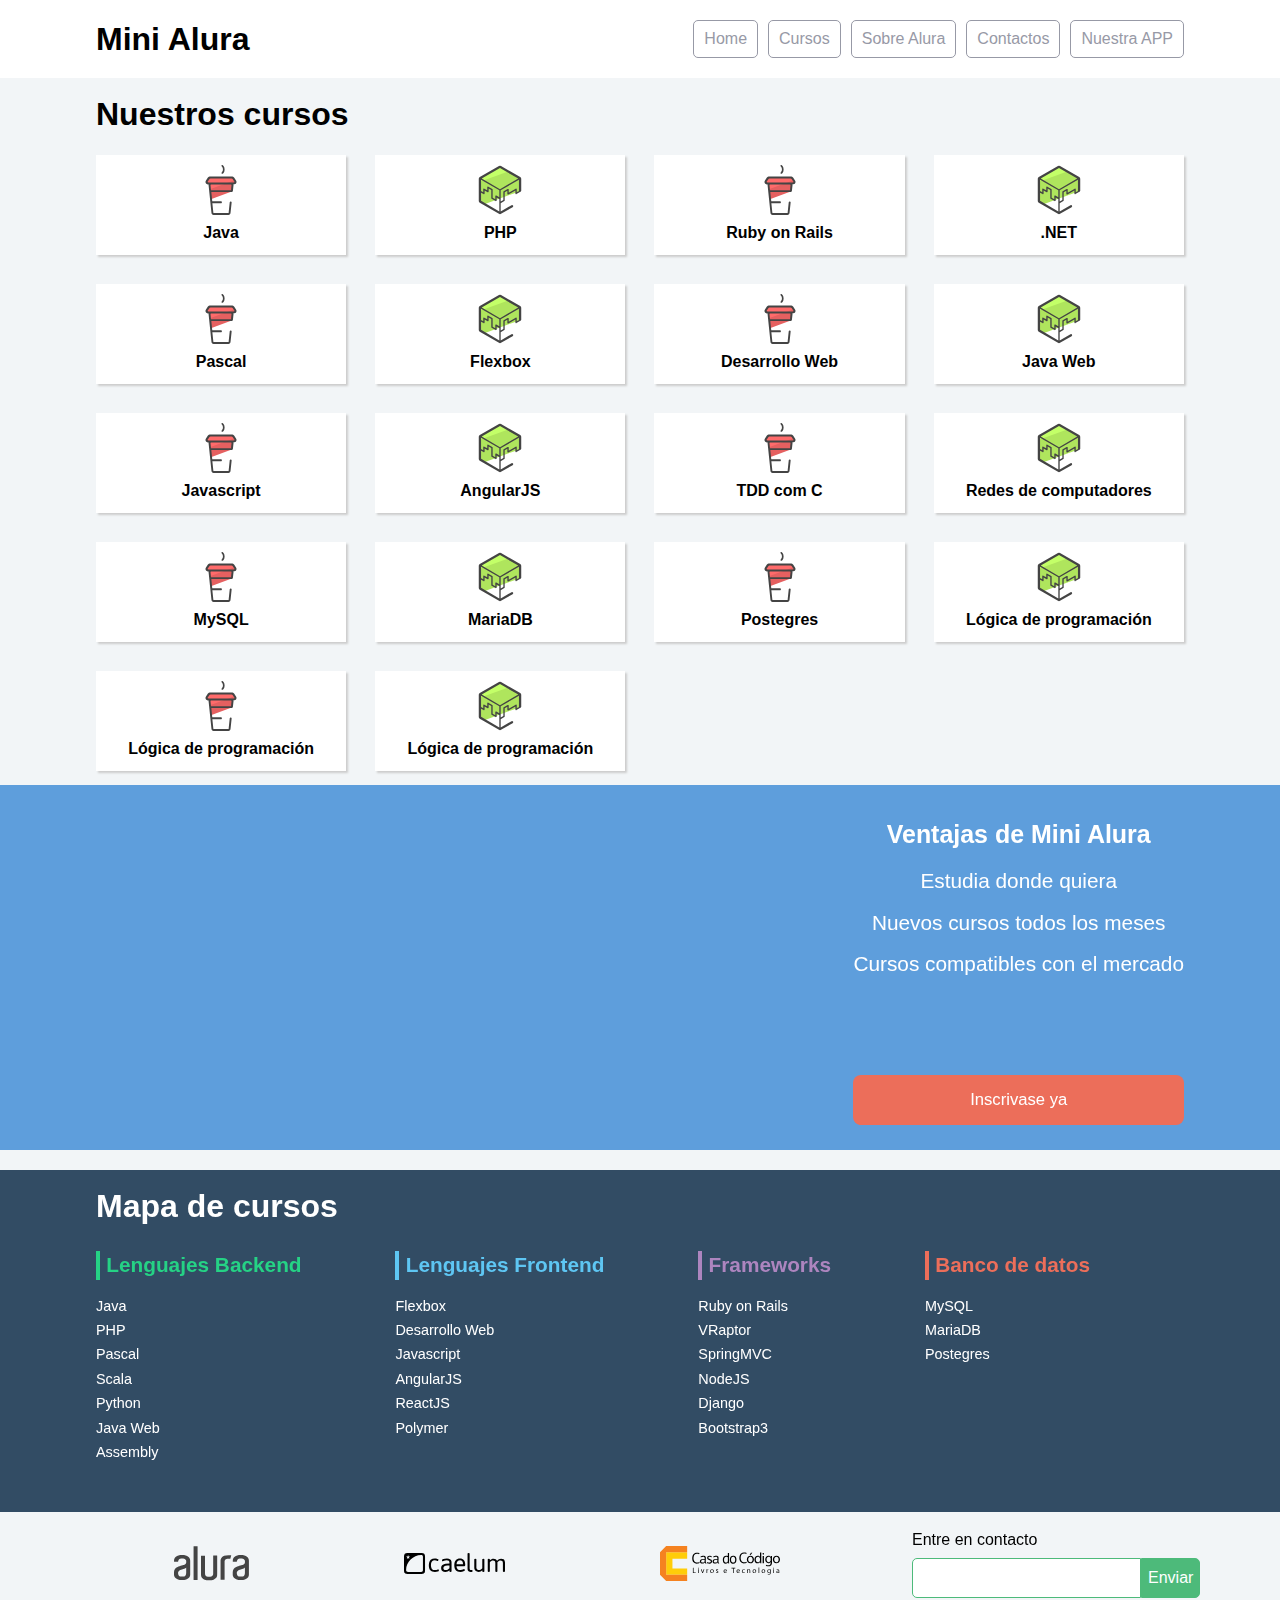
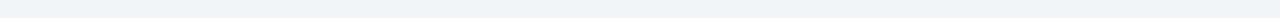
<file: flexbox/ejercicios-practica/index.html>
<!doctype html>
<html>
<head>
	<meta charset="utf-8">
	<meta name="viewport" content="width=device-width, initial-scale=1">
	<title>Mini Alura | Cursos online</title>
	<link rel="stylesheet" href="css/reset.css">
	<link rel="stylesheet" href="css/style.css">
	<link rel="stylesheet" href="css/flexbox.css">
</head>
<body>
	
	<header class="headerPrincipal">
		<div class="container">
			<h1 class="headerPrincipal-titulo">
				<a href="#">Mini Alura</a>
			</h1>
			<nav class="headerPrincipal-nav">
				<a class="headerPrincipal-nav-link" href="#">Home</a>
				<a class="headerPrincipal-nav-link" href="#">Cursos</a>
				<a class="headerPrincipal-nav-link" href="#">Sobre Alura</a>
				<a class="headerPrincipal-nav-link" href="#">Contactos</a>
				<a class="headerPrincipal-nav-link headerPrincipal-nav-link-app" href="#">Nuestra APP</a>
			</nav>
		</div>

	</header>

	<main class="contenidoPrincipal">
		<div class="container">
			<h2 class="subtitulo">Nuestros cursos</h2>

			<nav>
				<ul class="contenidoPrincipal-cursos">
					<li class="contenidoPrincipal-cursos-link"><a href="#">Java</a></li>
					<li class="contenidoPrincipal-cursos-link"><a href="#">PHP</a></li>
					<li class="contenidoPrincipal-cursos-link"><a href="#">Ruby on Rails</a></li>
					<li class="contenidoPrincipal-cursos-link"><a href="#">.NET</a></li>
					<li class="contenidoPrincipal-cursos-link"><a href="#">Pascal</a></li>
					<li class="contenidoPrincipal-cursos-link"><a href="#">Flexbox</a></li>
					<li class="contenidoPrincipal-cursos-link"><a href="#">Desarrollo Web</a></li>
					<li class="contenidoPrincipal-cursos-link"><a href="#">Java Web</a></li>
					<li class="contenidoPrincipal-cursos-link"><a href="#">Javascript</a></li>
					<li class="contenidoPrincipal-cursos-link"><a href="#">AngularJS</a></li>
					<li class="contenidoPrincipal-cursos-link"><a href="#">TDD com C</a></li>
					<li class="contenidoPrincipal-cursos-link"><a href="#">Redes de computadores</a></li>
					<li class="contenidoPrincipal-cursos-link"><a href="#">MySQL</a></li>
					<li class="contenidoPrincipal-cursos-link"><a href="#">MariaDB</a></li>
					<li class="contenidoPrincipal-cursos-link"><a href="#">Postegres</a></li>
					<li class="contenidoPrincipal-cursos-link"><a href="#">Lógica de programación</a></li>
					<li class="contenidoPrincipal-cursos-link"><a href="#">Lógica de programación</a></li>
					<li class="contenidoPrincipal-cursos-link"><a href="#">Lógica de programación</a></li>
				</ul>
			</nav>
		</div>

		<section class="videoSobre">
			<div class="container">
				<iframe class="videoSobre-video" width="560" height="315" src="https://www.youtube.com/embed/bIlOsJzBVaY?list=PLh2Y_pKOa4UcF1BYPJR3EIMRi3nWAUxIp" frameborder="0" allowfullscreen></iframe>
				
				<div class="videoSobre-sobre">
					<h2 class="videoSobre-sobre-title">Ventajas de Mini Alura</h2>
					<ul class="videoSobre-sobre-list">
						<li class="videoSobre-sobre-item">Estudia donde quiera</li>
						<li class="videoSobre-sobre-item">Nuevos cursos todos los meses</li>
						<li class="videoSobre-sobre-item">Cursos compatibles con el mercado</li>
					</ul>
					<button class="videoSobre-button">Inscrivase ya</button>
				</div>
			</div>
		</section>

	</main>

	<footer class="rodapePrincipal">
		<div class="container">

			<section class="rodapePrincipal-navMap">
				<h3 class="subtitulo">Mapa de cursos</h3>
				<nav class="rodapePrincipal-navMap-list">

					<h4 class="navmap-list-title navmap-list-title-backend">Lenguajes Backend</h4>
					<a class="rodapePrincipal-navMap-link" href="#">Java</a>
					<a class="rodapePrincipal-navMap-link" href="#">PHP</a>
					<a class="rodapePrincipal-navMap-link" href="#">Pascal</a>
					<a class="rodapePrincipal-navMap-link" href="#">Scala</a>
					<a class="rodapePrincipal-navMap-link" href="#">Python</a>
					<a class="rodapePrincipal-navMap-link" href="#">Java Web</a>
					<a class="rodapePrincipal-navMap-link" href="#">Assembly</a>

					<h4 class="navmap-list-title navmap-list-title-frontend">Lenguajes Frontend</h4>
					<a class="rodapePrincipal-navMap-link" href="#">Flexbox</a>
					<a class="rodapePrincipal-navMap-link" href="#">Desarrollo Web</a>
					<a class="rodapePrincipal-navMap-link" href="#">Javascript</a>
					<a class="rodapePrincipal-navMap-link" href="#">AngularJS</a>
					<a class="rodapePrincipal-navMap-link" href="#">ReactJS</a>
					<a class="rodapePrincipal-navMap-link" href="#">Polymer</a>
					
					<h4 class="navmap-list-title navmap-list-title-framework">Frameworks</h4>
					<a class="rodapePrincipal-navMap-link" href="#">Ruby on Rails</a>
					<a class="rodapePrincipal-navMap-link" href="#">VRaptor</a>
					<a class="rodapePrincipal-navMap-link" href="#">SpringMVC</a>
					<a class="rodapePrincipal-navMap-link" href="#">NodeJS</a>
					<a class="rodapePrincipal-navMap-link" href="#">Django</a>
					<a class="rodapePrincipal-navMap-link" href="#">Bootstrap3</a>

					<h4 class="navmap-list-title navmap-list-title-bancoDeDados">Banco de datos</h4>
					<a class="rodapePrincipal-navMap-link" href="#">MySQL</a>
					<a class="rodapePrincipal-navMap-link" href="#">MariaDB</a>
					<a class="rodapePrincipal-navMap-link" href="#">Postegres</a>

				</nav>
			</section>

		</div>

		<section class="rodapePrincipal-patrocinadores">
			<div class="container">
				<ul class="rodapePrincipal-patrocinadores-list">
					<li>
						<a class="rodapePrincipal-patrocinadores-list-link patrocinadores-list-link-alura" href="#">
							<img src="img/logos/alura.svg" alt="Logo da Alura">
						</a>
					</li>
					<li>
						<a class="rodapePrincipal-patrocinadores-list-link patrocinadores-list-link-caelum" href="#">
							<img src="img/logos/caelum.svg" alt="Logo da Caelum">
						</a>
					</li>
					<li>
						<a class="rodapePrincipal-patrocinadores-list-link patrocinadores-list-link-casaDoCodigo" href="#">
							<img src="img/logos/cdc.svg" alt="Logo da Casa do Código">
						</a>
					</li>
				</ul>
				<form class="rodapePrincipal-contatoForm" action="#">
					<fieldset>
						<legend class="rodapePrincipal-contatoForm-legend" for="email-contato">Entre en contacto</legend>
						<div class="rodapePrincipal-contatoForm-fieldset"> 
							<input class="rodapePrincipal-contatoForm-emailInput" type="email" name="email-contato" id="email-contato">
							<button class="rodapePrincipal-contatoForm-submit" type="submit">Enviar</button>
						</div>
					</fieldset>
				</form>
			</div>
		</section>
	</footer>

</body>
</html>
</file>
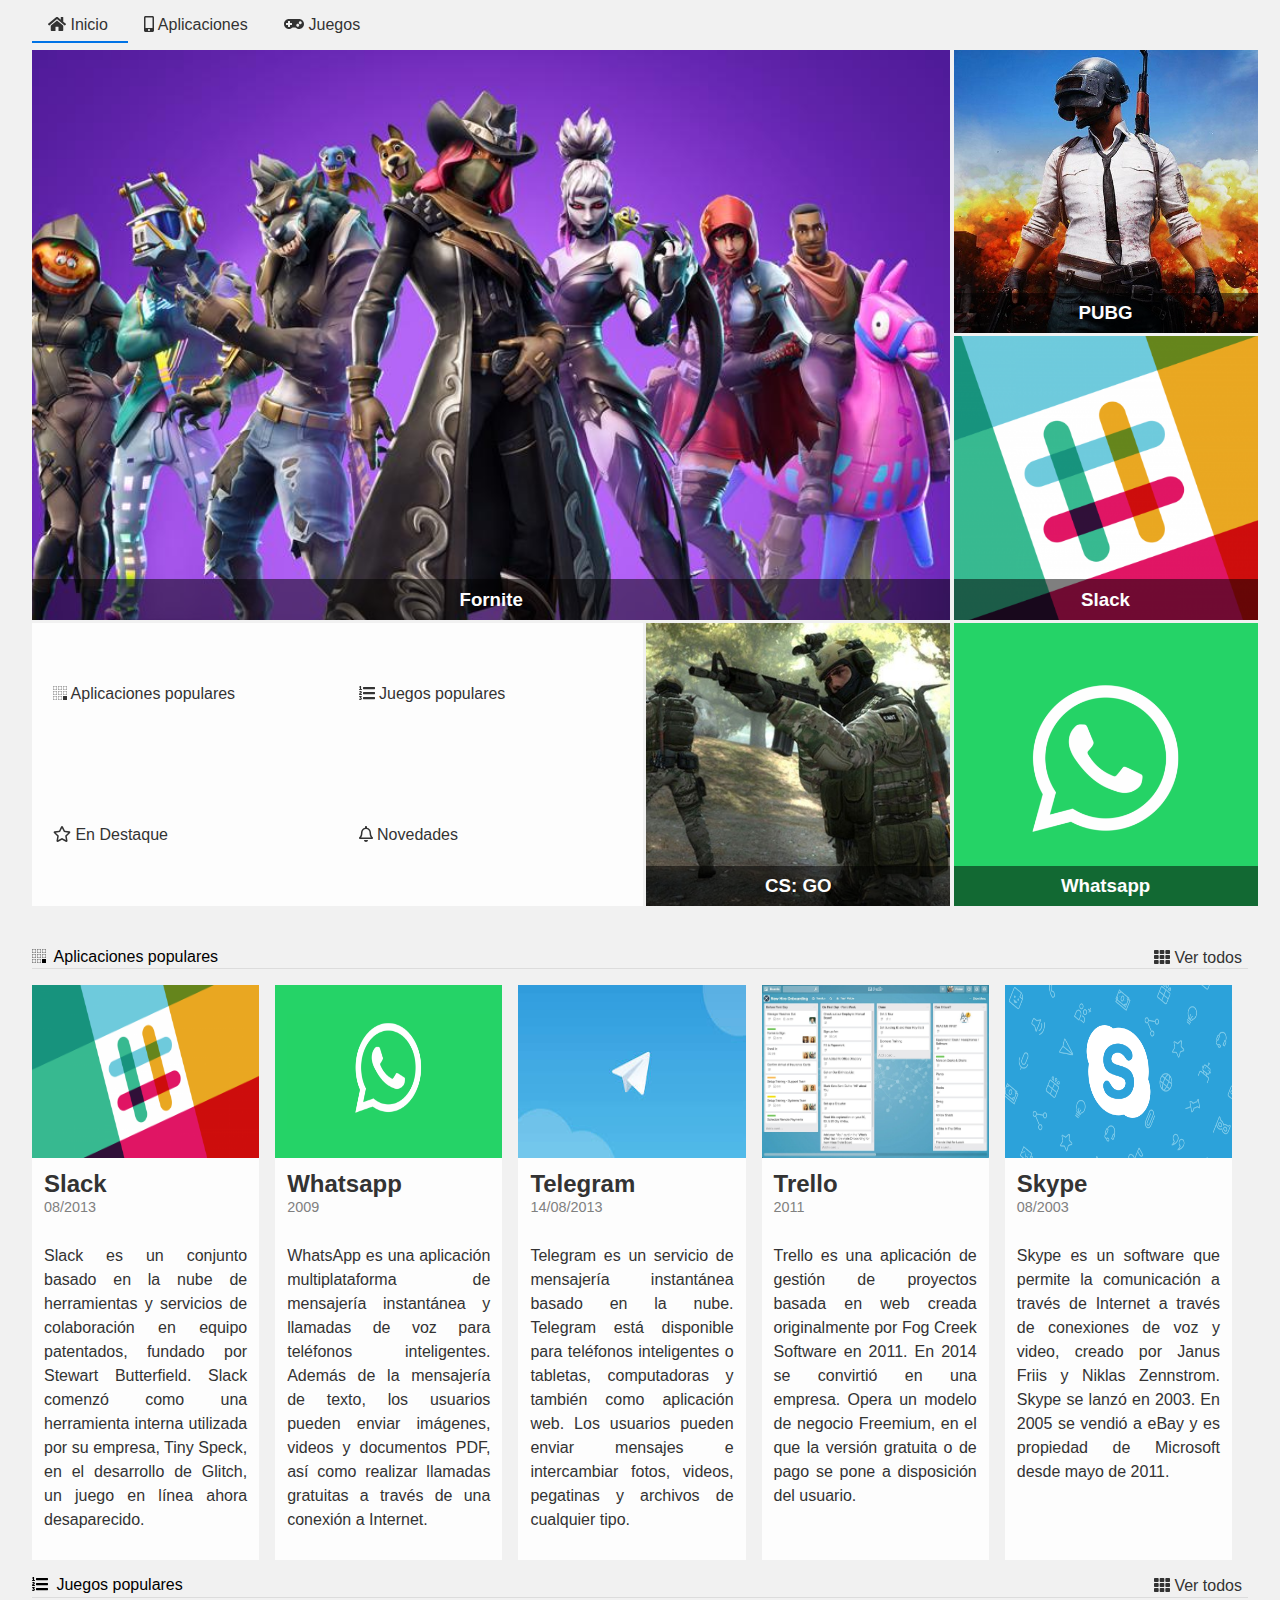
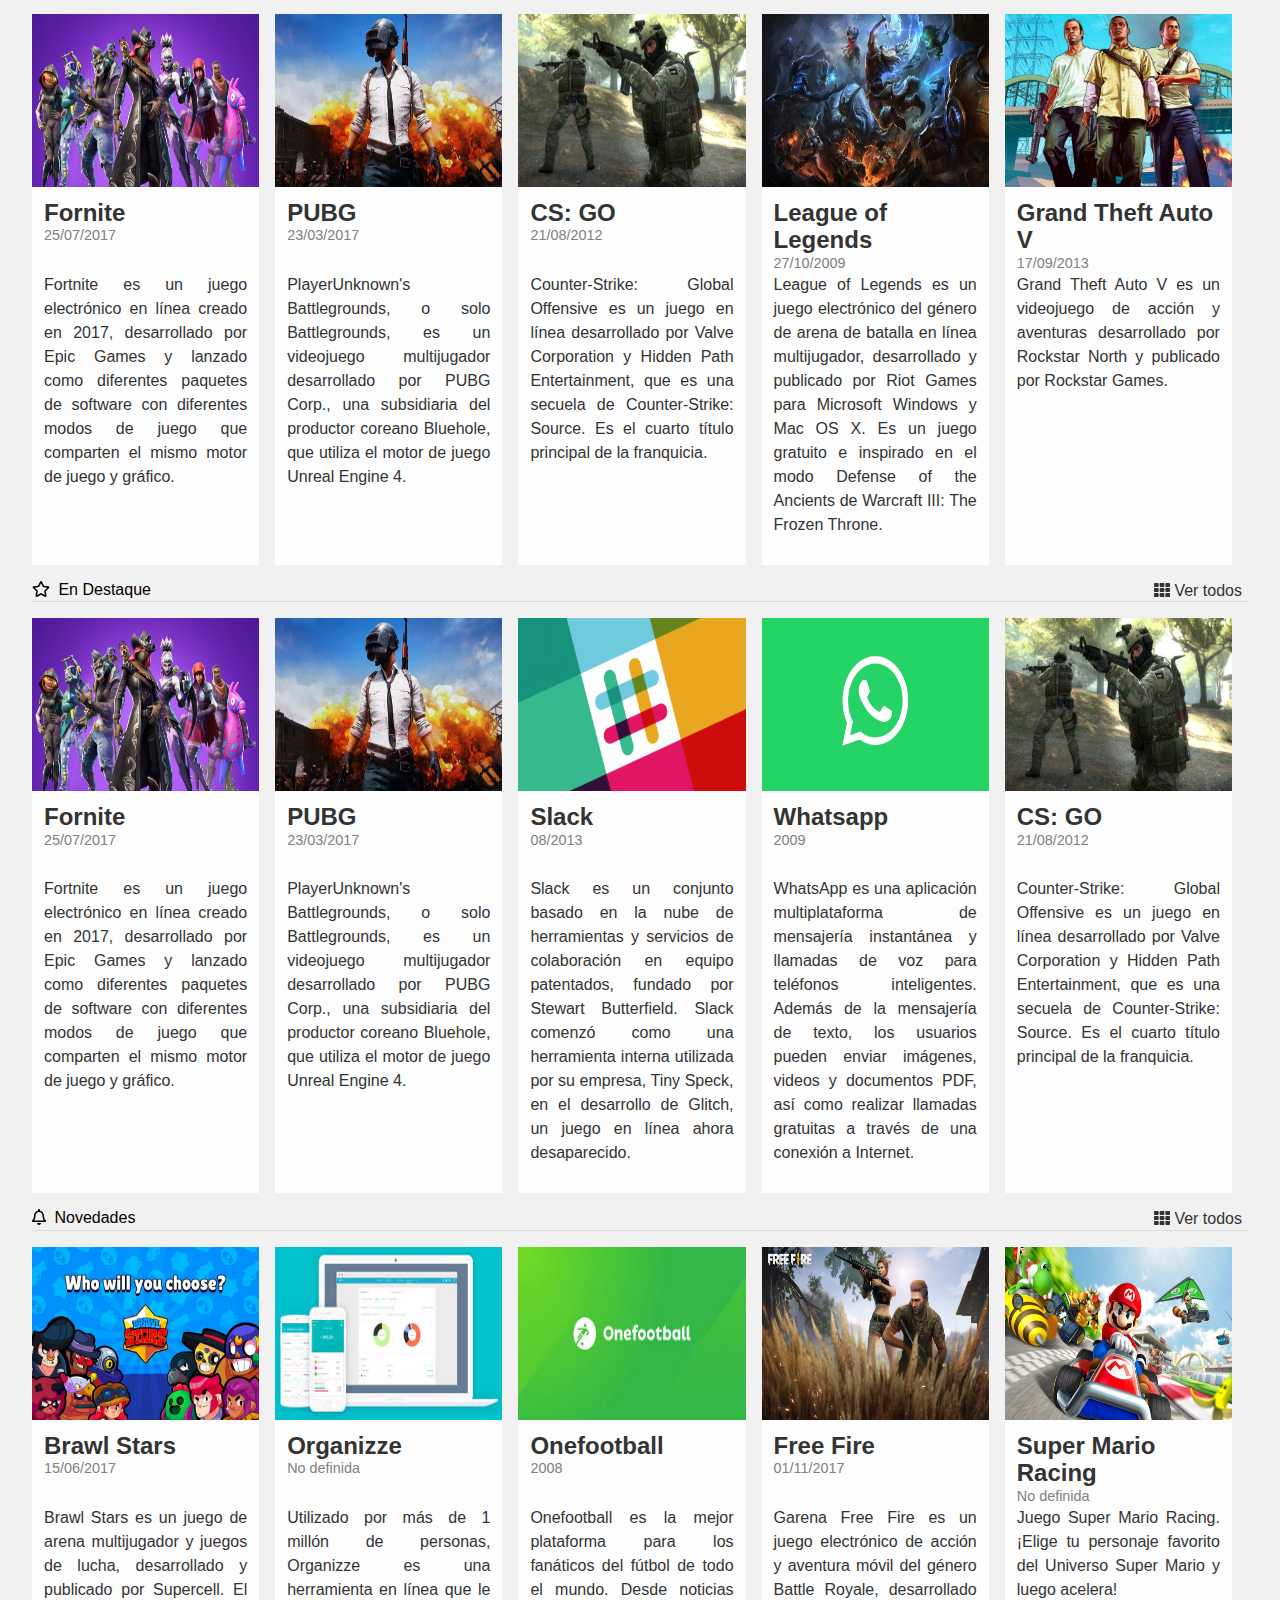
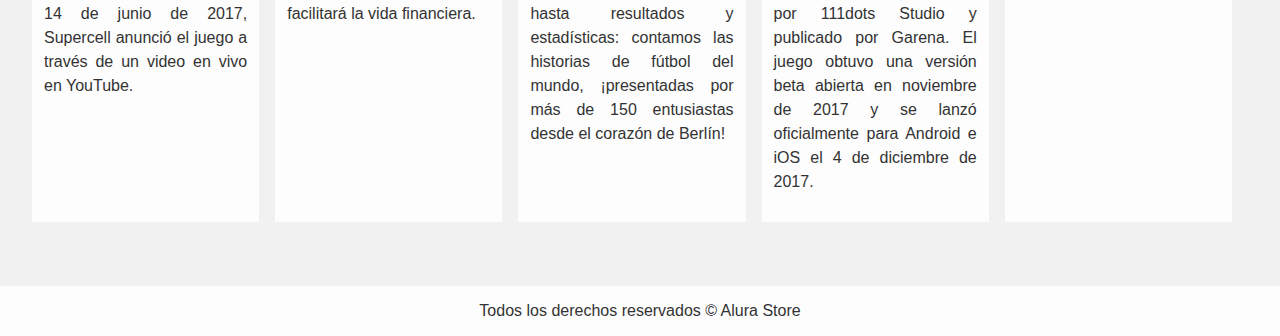
<file: grid/ejercicios-practica/alura-store/index.html>
<!DOCTYPE html>
<html lang="en">
<head>
    <meta charset="UTF-8">
    <meta name="viewport" content="width=device-width, initial-scale=1.0">
    <meta http-equiv="X-UA-Compatible" content="ie=edge">
    <title>Alura Store | Descargue nuestros aplicactivos y juegos</title>
    <link href="./assets/css/normalize.css" rel="stylesheet">
    <link href="./assets/css/reset.css" rel="stylesheet">
    <link href="./assets/css/style.css" rel="stylesheet">
    <link href="./assets/css/destaques.css" rel="stylesheet">
    <link href="./assets/css/populares.css" rel="stylesheet">
    <link href="./assets/css/menu.css" rel="stylesheet">
    <link href="./assets/css/responsivo.css" rel="stylesheet">
    


</head>
<body class="app">
    <header class="encabezado">
        <nav class="menu">
            <ul class="menu__lista">
                <li class="menu__item">
                    <a class="menu__link activo" href="#">
                        <i class="fas fa-home"></i>
                        Inicio
                    </a>
                    <a class="menu__link" href="#">
                        <i class="fas fa-mobile-alt"></i>
                        Aplicaciones</a>
                    <a class="menu__link" href="#">
                        <i class="fas fa-gamepad"></i>
                        Juegos
                    </a>
                </li>
            </ul>
        </nav>
    </header>
    <main class="contenido">
        <section class="destaques">
            <div class="destaques__principal box">
                <h3 class="destaques__titulo">Fornite</h3>
            </div>
            <div class="destaques__secundario box">
                <h3 class="destaques__titulo">PUBG</h3>
            </div>
            <div class="destaques__secundario box">
                <h3 class="destaques__titulo">Slack</h3>
            </div>
            <div class="destaques__secundario box">
                <h3 class="destaques__titulo">Whatsapp</h3>
            </div>
            <div class="destaques__secundario box">
                <h3 class="destaques__titulo">CS: GO</h3>
            </div>
            <div class="destaques__categorias">
                <ul class="destaques__categorias___lista">
                    <li class="destaques__categorias___item">
                        <a class="destaques__categorias___link" href="#">
                            <i class="destaques__categorias___icon fab fa-buromobelexperte"></i>
                            Aplicaciones populares
                        </a>
                    </li>
                    <li class="destaques__categorias___item">
                        <a class="destaques__categorias___link" href="#">
                            <i class="fas fa-list-ol"></i>
                            Juegos populares
                        </a>
                    </li>
                    <li class="destaques__categorias___item">
                        <a class="destaques__categorias___link" href="#">
                            <i class="far fa-star"></i>
                            En Destaque
                        </a>
                    </li>
                    <li class="destaques__categorias___item">
                        <a class="destaques__categorias___link" href="#">
                            <i class="far fa-bell"></i>
                            Novedades
                        </a>
                    </li>
                </ul>
            </div>
        </section>
        <section class="populares">
            <div class="populares__items">
                <div class="populares__info">
                    <div class="populares__header">
                        <h4 class="populares__titulo">
                            <i class="populares__icon fab fa-buromobelexperte"></i>
                            Aplicaciones populares
                        </h4>
                        <button class="populares__boton">
                            <i class="fas fa-th"></i>
                            Ver todos
                        </button>
                    </div>
                </div>
                <div class="populares__contenido">
                    <div class="populares__card">
                        <img class="populares__card___imagen" src="./assets/img/slack.png"></img>
                        <div class="populares__card___base">
                            <div class="populares__card___header">
                                <h5 class="populares__card___titulo">Slack</h5>
                                <time class="populares__card___data" datetime="2013-08-01">08/2013</time>
                            </div>
                            <div class="populares__card___descripcion">
                                Slack es un conjunto basado en la nube de herramientas y servicios de colaboración en equipo patentados, fundado por Stewart Butterfield. Slack comenzó como una herramienta interna utilizada por su empresa, Tiny Speck, en el desarrollo de Glitch, un juego en línea ahora desaparecido.                            </div>
                        </div>
                    </div>
                    <div class="populares__card">
                        <img class="populares__card___imagen" src="./assets/img/whatsapp.png"></img>
                        <div class="populares__card___base">
                            <div class="populares__card___header">
                                <h5 class="populares__card___titulo">Whatsapp</h5>
                                <time class="populares__card___data" datetime="20090-01-01">2009</time>
                            </div>
                            <div class="populares__card___descripcion">
                                WhatsApp es una aplicación multiplataforma de mensajería instantánea y llamadas de voz para teléfonos inteligentes. Además de la mensajería de texto, los usuarios pueden enviar imágenes, videos y documentos PDF, así como realizar llamadas gratuitas a través de una conexión a Internet.                            </div>
                        </div>
                    </div>
                    <div class="populares__card">
                        <img class="populares__card___imagen" src="./assets/img/telegram.jpeg"></img>
                        <div class="populares__card___base">
                            <div class="populares__card___header">
                                <h5 class="populares__card___titulo">Telegram</h5>
                                <time class="populares__card___data" datetime="2013-08-14">14/08/2013</time>
                            </div>
                            <div class="populares__card___descripcion">
                                Telegram es un servicio de mensajería instantánea basado en la nube. Telegram está disponible para teléfonos inteligentes o tabletas, computadoras y también como aplicación web. Los usuarios pueden enviar mensajes e intercambiar fotos, videos, pegatinas y archivos de cualquier tipo.                            </div>
                        </div>
                    </div>
                    <div class="populares__card">
                        <img class="populares__card___imagen" src="./assets/img/trello.jpg"></img>
                        <div class="populares__card___base">
                            <div class="populares__card___header">
                                <h5 class="populares__card___titulo">Trello</h5>
                                <time class="populares__card___data" datetime="2011-01-01">2011</time>
                            </div>
                            <div class="populares__card___descripcion">
                                Trello es una aplicación de gestión de proyectos basada en web creada originalmente por Fog Creek Software en 2011. En 2014 se convirtió en una empresa. Opera un modelo de negocio Freemium, en el que la versión gratuita o de pago se pone a disposición del usuario.                            </div>
                        </div>
                    </div>
                    <div class="populares__card">
                        <img class="populares__card___imagen" src="./assets/img/skype.png"></img>
                        <div class="populares__card___base">
                            <div class="populares__card___header">
                                <h5 class="populares__card___titulo">Skype</h5>
                                <time class="populares__card___data" datetime="2003-08-01">08/2003</time>
                            </div>
                            <div class="populares__card___descripcion">
                                Skype es un software que permite la comunicación a través de Internet a través de conexiones de voz y video, creado por Janus Friis y Niklas Zennstrom. Skype se lanzó en 2003. En 2005 se vendió a eBay y es propiedad de Microsoft desde mayo de 2011.                            </div>
                        </div>
                    </div>
                </div>
            </div>
            <div class="populares__items">
                <div class="populares__info">
                    <div class="populares__header">
                        <h4 class="populares__titulo">
                            <i class="populares__icon fas fa-list-ol"></i>
                            Juegos populares
                        </h4>
                        <button class="populares__boton">
                            <i class="fas fa-th"></i>
                            Ver todos
                        </button>
                    </div>
                </div>
                <div class="populares__contenido">
                    <div class="populares__card">
                        <img class="populares__card___imagen" src="./assets/img/fortnite.jpg"></img>
                        <div class="populares__card___base">
                            <div class="populares__card___header">
                                <h5 class="populares__card___titulo">Fornite</h5>
                                <time class="populares__card___data" datetime="2017-07-25">25/07/2017</time>
                            </div>
                            <div class="populares__card___descripcion">
                                Fortnite es un juego electrónico en línea creado en 2017, desarrollado por Epic Games y lanzado como diferentes paquetes de software con diferentes modos de juego que comparten el mismo motor de juego y gráfico.                            </div>
                        </div>
                    </div>
                    <div class="populares__card">
                        <img class="populares__card___imagen" src="./assets/img/pubg.jpg"></img>
                        <div class="populares__card___base">
                            <div class="populares__card___header">
                                <h5 class="populares__card___titulo">PUBG</h5>
                                <time class="populares__card___data" datetime="2017-03-23">23/03/2017</time>
                            </div>
                            <div class="populares__card___descripcion">
                                PlayerUnknown's Battlegrounds, o solo Battlegrounds, es un videojuego multijugador desarrollado por PUBG Corp., una subsidiaria del productor coreano Bluehole, que utiliza el motor de juego Unreal Engine 4.                            </div>
                        </div>
                    </div>
                    <div class="populares__card">
                        <img class="populares__card___imagen" src="./assets/img/cs-go.jpg"></img>
                        <div class="populares__card___base">
                            <div class="populares__card___header">
                                <h5 class="populares__card___titulo">CS: GO</h5>
                                <time class="populares__card___data" datetime="2012-08-21">21/08/2012</time>
                            </div>
                            <div class="populares__card___descripcion">
                                Counter-Strike: Global Offensive es un juego en línea desarrollado por Valve Corporation y Hidden Path Entertainment, que es una secuela de Counter-Strike: Source. Es el cuarto título principal de la franquicia.                            </div>
                        </div>
                    </div>
                    <div class="populares__card">
                        <img class="populares__card___imagen" src="./assets/img/lol.jpg"></img>
                        <div class="populares__card___base">
                            <div class="populares__card___header">
                                <h5 class="populares__card___titulo">League of Legends</h5>
                                <time class="populares__card___data" datetime="2009-10-27">27/10/2009</time>
                            </div>
                            <div class="populares__card___descripcion">
                                League of Legends es un juego electrónico del género de arena de batalla en línea multijugador, desarrollado y publicado por Riot Games para Microsoft Windows y Mac OS X. Es un juego gratuito e inspirado en el modo Defense of the Ancients de Warcraft III: The Frozen Throne.                            </div>
                        </div>
                    </div>
                    <div class="populares__card">
                        <img class="populares__card___imagen" src="./assets/img/gta-v.jpg"></img>
                        <div class="populares__card___base">
                            <div class="populares__card___header">
                                <h5 class="populares__card___titulo">Grand Theft Auto V</h5>
                                <time class="populares__card___data" datetime="2013-09-17">17/09/2013</time>
                            </div>
                            <div class="populares__card___descripcion">
                                Grand Theft Auto V es un videojuego de acción y aventuras desarrollado por Rockstar North y publicado por Rockstar Games.                            </div>
                        </div>
                    </div>
                </div>
            </div>
            <div class="populares__items">
                <div class="populares__info">
                    <div class="populares__header">
                        <h4 class="populares__titulo">
                            <i class="populares__icon far fa-star"></i>
                            En Destaque
                        </h4>
                        <button class="populares__boton">
                            <i class="fas fa-th"></i>
                            Ver todos
                        </button>
                    </div>
                </div>
                <div class="populares__contenido">
                    <div class="populares__card">
                        <img class="populares__card___imagen" src="./assets/img/fortnite.jpg"></img>
                        <div class="populares__card___base">
                            <div class="populares__card___header">
                                <h5 class="populares__card___titulo">Fornite</h5>
                                <time class="populares__card___data" datetime="2017-07-25">25/07/2017</time>
                            </div>
                            <div class="populares__card___descripcion">
                                Fortnite es un juego electrónico en línea creado en 2017, desarrollado por Epic Games y lanzado como diferentes paquetes de software con diferentes modos de juego que comparten el mismo motor de juego y gráfico.                            </div>
                        </div>
                    </div>
                    <div class="populares__card">
                        <img class="populares__card___imagen" src="./assets/img/pubg.jpg"></img>
                        <div class="populares__card___base">
                            <div class="populares__card___header">
                                <h5 class="populares__card___titulo">PUBG</h5>
                                <time class="populares__card___data" datetime="2017-03-23">23/03/2017</time>
                            </div>
                            <div class="populares__card___descripcion">
                                PlayerUnknown's Battlegrounds, o solo Battlegrounds, es un videojuego multijugador desarrollado por PUBG Corp., una subsidiaria del productor coreano Bluehole, que utiliza el motor de juego Unreal Engine 4.                            </div>
                        </div>
                    </div>
                    <div class="populares__card">
                        <img class="populares__card___imagen" src="./assets/img/slack.png"></img>
                        <div class="populares__card___base">
                            <div class="populares__card___header">
                                <h5 class="populares__card___titulo">Slack</h5>
                                <time class="populares__card___data" datetime="2013-08-01">08/2013</time>
                            </div>
                            <div class="populares__card___descripcion">
                                Slack es un conjunto basado en la nube de herramientas y servicios de colaboración en equipo patentados, fundado por Stewart Butterfield. Slack comenzó como una herramienta interna utilizada por su empresa, Tiny Speck, en el desarrollo de Glitch, un juego en línea ahora desaparecido.                            </div>
                        </div>
                    </div>
                    <div class="populares__card">
                        <img class="populares__card___imagen" src="./assets/img/whatsapp.png"></img>
                        <div class="populares__card___base">
                            <div class="populares__card___header">
                                <h5 class="populares__card___titulo">Whatsapp</h5>
                                <time class="populares__card___data" datetime="20090-01-01">2009</time>
                            </div>
                            <div class="populares__card___descripcion">
                                WhatsApp es una aplicación multiplataforma de mensajería instantánea y llamadas de voz para teléfonos inteligentes. Además de la mensajería de texto, los usuarios pueden enviar imágenes, videos y documentos PDF, así como realizar llamadas gratuitas a través de una conexión a Internet.                            </div>
                        </div>
                    </div>
                    <div class="populares__card">
                        <img class="populares__card___imagen" src="./assets/img/cs-go.jpg"></img>
                        <div class="populares__card___base">
                            <div class="populares__card___header">
                                <h5 class="populares__card___titulo">CS: GO</h5>
                                <time class="populares__card___data" datetime="2012-08-21">21/08/2012</time>
                            </div>
                            <div class="populares__card___descripcion">
                                Counter-Strike: Global Offensive es un juego en línea desarrollado por Valve Corporation y Hidden Path Entertainment, que es una secuela de Counter-Strike: Source. Es el cuarto título principal de la franquicia.                            </div>
                        </div>
                    </div>
                </div>
            </div>
            <div class="populares__items">
                <div class="populares__info">
                    <div class="populares__header">
                        <h4 class="populares__titulo">
                            <i class="populares__icon far fa-bell"></i>
                            Novedades
                        </h4>
                        <button class="populares__boton">
                            <i class="fas fa-th"></i>
                            Ver todos
                        </button>
                    </div>
                </div>
                <div class="populares__contenido">
                    <div class="populares__card">
                        <img class="populares__card___imagen" src="./assets/img/brawl-stars.jpg"></img>
                        <div class="populares__card___base">
                            <div class="populares__card___header">
                                <h5 class="populares__card___titulo">Brawl Stars</h5>
                                <time class="populares__card___data" datetime="2017-06-15">15/06/2017</time>
                            </div>
                            <div class="populares__card___descripcion">
                                Brawl Stars es un juego de arena multijugador y juegos de lucha, desarrollado y publicado por Supercell. El 14 de junio de 2017, Supercell anunció el juego a través de un video en vivo en YouTube.                            </div>
                        </div>
                    </div>
                    <div class="populares__card">
                        <img class="populares__card___imagen" src="./assets/img/organizze.jpeg"></img>
                        <div class="populares__card___base">
                            <div class="populares__card___header">
                                <h5 class="populares__card___titulo">Organizze</h5>
                                <time class="populares__card___data" datetime="">No definida</time>
                            </div>
                            <div class="populares__card___descripcion">
                                Utilizado por más de 1 millón de personas, Organizze es una herramienta en línea que le facilitará la vida financiera.                            </div>
                        </div>
                    </div>
                    <div class="populares__card">
                        <img class="populares__card___imagen" src="./assets/img/onefotball.jpeg"></img>
                        <div class="populares__card___base">
                            <div class="populares__card___header">
                                <h5 class="populares__card___titulo">Onefootball</h5>
                                <time class="populares__card___data" datetime="2008-01-01">2008</time>
                            </div>
                            <div class="populares__card___descripcion">
                                Onefootball es la mejor plataforma para los fanáticos del fútbol de todo el mundo. Desde noticias hasta resultados y estadísticas: contamos las historias de fútbol del mundo, ¡presentadas por más de 150 entusiastas desde el corazón de Berlín!                            </div>
                        </div>
                    </div>
                    <div class="populares__card">
                        <img class="populares__card___imagen" src="./assets/img/free-fire.jpg"></img>
                        <div class="populares__card___base">
                            <div class="populares__card___header">
                                <h5 class="populares__card___titulo">Free Fire</h5>
                                <time class="populares__card___data" datetime="2017-11-01">01/11/2017</time>
                            </div>
                            <div class="populares__card___descripcion">
                                Garena Free Fire es un juego electrónico de acción y aventura móvil del género Battle Royale, desarrollado por 111dots Studio y publicado por Garena. El juego obtuvo una versión beta abierta en noviembre de 2017 y se lanzó oficialmente para Android e iOS el 4 de diciembre de 2017.                            </div>
                        </div>
                    </div>
                    <div class="populares__card">
                        <img class="populares__card___imagen" src="./assets/img/mario-kart.jpg"></img>
                        <div class="populares__card___base">
                            <div class="populares__card___header">
                                <h5 class="populares__card___titulo">Super Mario Racing</h5>
                                <time class="populares__card___data" datetime="">No definida</time>
                            </div>
                            <div class="populares__card___descripcion">
                                Juego Super Mario Racing. ¡Elige tu personaje favorito del Universo Super Mario y luego acelera!                            </div>
                        </div>
                    </div>
                </div>
            </div>
        </section>
    </main>
    <footer class="rodapie">Todos los derechos reservados &copy; Alura Store </footer>
    <script src="./assets/js/fontawesome.all.min.js"></script>
</body>
</html>
</file>
<file: flexbox/ejercicios-practica/css/style.css>
body {
	background-color: #F2F5F7;
	font-family: 'Open Sans',Arial,sans-serif;
}

.container {
	width: 94%;
	margin: 0 auto;
}

.headerPrincipal {
	background-color: #FFF;
	padding: 20px 0;
}

.headerPrincipal-titulo {
	font-weight: bold;
	font-size: 2em;
	margin-bottom: 20px;
}

.headerPrincipal-titulo a {
	text-decoration: none;
	color: inherit;
}

.headerPrincipal-nav-link {
	padding: 10px;
	margin-bottom: 10px;
	color: #9799A6;
	background-color: #FFF;
	text-decoration: none;
	transition: .5s;
	display: block;

	border-bottom: 1px solid #9799A6;
}

.contenidoPrincipal {
	margin-top: 20px;
	margin-bottom: 20px;
}

.subtitulo {
	font-weight: bold;
	font-size: 32px;
	margin-bottom: 10px;
	text-align: center;
}

.contenidoPrincipal-cursos-link {
	height: 100px;
	background-color: #FFF;
	text-align: center;
	margin: 1%;
	transition: .3s;
	box-shadow: 2px 2px 2px #CCC;
	position: relative;
}

.contenidoPrincipal-cursos-link a {
	text-decoration: none;
	color: #000;
	font-weight: bold;
	display: block;
	width: 100%;
	height: 100%;
	position: absolute;
	top: 0;
	left: 0;
}

.contenidoPrincipal-cursos-link:hover {
	box-shadow: 4px 4px 4px #CCC;
}

.contenidoPrincipal-cursos-link a:before {
	content: '';
	display: block;
	width: 50px;
	height: 50px;
	margin: 10px auto;
}

.contenidoPrincipal-cursos-link:nth-child(even) a:before {
	background: url(../img/background1.svg) no-repeat;	
}

.contenidoPrincipal-cursos-link:nth-child(odd) a:before {
	background: url(../img/background2.svg) no-repeat;
}


.rodapePrincipal {
	background-color: #324C64;
	padding-top: 20px;
}

.rodapePrincipal .subtitulo {
	color: #FFF;
}

.rodapePrincipal-navMap-link {
	text-decoration: none;
	color: #FFF;
	margin-top: 10px;
}

.rodapePrincipal-navMap-link {
	font-size: .9em;
}

.navmap-list-title {
	font-weight: 700;
	font-size: 1.3em;
	margin: .9em 0;
	padding-left: .3em;
	padding-top: .2em;
	padding-bottom: .2em;
}

.navmap-list-title + .rodapePrincipal-navMap-link {
	margin-top: 0;
}

.navmap-list-title-bancoDeDados { color: #EC6E5A; border-left: 4px solid #EC6E5A; }
.navmap-list-title-framework { color: #AD85BF; border-left: 4px solid #AD85BF; }
.navmap-list-title-frontend { color: #5EC6F3; border-left: 4px solid #5EC6F3; }
.navmap-list-title-backend { color: #25D285; border-left: 4px solid #25D285; }

.rodapePrincipal-patrocinadores {
	margin-top: 30px;
	background: #F2F5F7;
	padding: 20px 0;
}

.rodapePrincipal-contatoForm {
	margin-top: 20px;
	text-align: center;
}

.rodapePrincipal-contatoForm label[for=email-contato] {
	font-weight: bold;
	font-size: 14px;
	color: #000;
	margin-bottom: 5px;
	display: block;
}

.rodapePrincipal-contatoForm-emailInput {
	border-top-left-radius: 5px;
	border-bottom-left-radius: 5px;
	padding: 10px;
}

.rodapePrincipal-contatoForm-submit {
	border-top-right-radius: 5px;
	border-bottom-right-radius: 5px;
	background-color: #4DBA7A;
	color: #FFF;
	cursor: pointer;
	
}

.rodapePrincipal-contatoForm-submit,
.rodapePrincipal-contatoForm-emailInput {
	outline: 0;
	border: 1px solid #4DBA7A;
	box-sizing: border-box;
	font-size: 16px;
}

.videoSobre {
	background-color: #5E9EDC;
	padding: 25px 0;

}

.videoSobre-video {
	max-width: 100%;
}

.videoSobre .container {
	color: #FFF;
}

.videoSobre-sobre-title {
	font-size: 1.2em;
	font-weight: bolder;
}

.videoSobre-sobre {
	font-size: 1.3em;
	line-height: 2;
}

.videoSobre-button {
	border-radius: 8px;
	background-color: #ec6e5a;
	display: block;
	color: #FFF;
	border: none;
	height: 50px;
	font-size: .8em;
	outline: none;
}

.rodapePrincipal-contatoForm-legend {
	margin-bottom: 10px;
}

@media(min-width: 769px) {

	.container {
		width: 85%;	
	}

	.subtitulo {
		text-align: left;
	}

	.headerPrincipal-nav-link {
		border-radius: 5px;
		border: 1px solid #9799A6;
	}

	.headerPrincipal-nav-link:hover {
		color: #FFF;
		background-color: #9799A6;
	}

	.headerPrincipal-titulo {
		margin: 0;
	}

	.headerPrincipal-nav {
		width: auto;
	}

	.headerPrincipal-nav-link {
		width: auto;
		margin: 0 0 0 10px;
	}

	.rodapePrincipal-contatoForm {
		margin-top: 0;
		text-align: left;
	}

	.contenidoPrincipal-cursos-link:nth-child(3n) {
		margin-right: 0;
	}

	.contenidoPrincipal-cursos-link:nth-child(3n+1) {
		margin-left: 0;
	}

}

@media(min-width: 1000px) {
	.contenidoPrincipal-cursos-link {
		margin: 1.333%;
	}

	.contenidoPrincipal-cursos-link:nth-child(3n) {
		margin-right: 1.33%;
	}

	.contenidoPrincipal-cursos-link:nth-child(3n+1) {
		margin-left: 1.333%;
	}

	.contenidoPrincipal-cursos-link:nth-child(4n) {
		margin-right: 0;
	}

	.contenidoPrincipal-cursos-link:nth-child(4n+1) {
		margin-left: 0;
	}

	.videoSobre-sobre {
		margin-left: 1.5em;
	}

}
</file>
<file: flexbox/ejercicios-practica/css/flexbox.css>
/*Header*/
.headerPrincipal .container {
	display: flex;
	align-items: center;
	justify-content: space-between;
}

.headerPrincipal-nav {
	display: flex;
}
/*Footer: Patrocinadores*/

.rodapePrincipal-patrocinadores .container{
	display: flex;
	justify-content: space-between;
}

.rodapePrincipal-patrocinadores-list{
	display: flex;
	align-items: center;
	justify-content: space-around;
	width: 70%;
	margin-right: 5%;
}

.rodapePrincipal-contatoForm{
	width: 25%;
}

.rodapePrincipal-contatoForm-fieldset{
	display: flex;
}
/*Footer: Mapa de cursos*/
.rodapePrincipal-navMap-list{
	display: flex;
	flex-direction: column;
	height: 250px;
	flex-wrap: wrap;
}
/*Main: Sección cursos*/
.contenidoPrincipal-cursos{
	display: flex;
	flex-wrap: wrap;
}
.contenidoPrincipal-cursos-link{
	display: flex;
	width: 23%;
}
.videoSobre .container{
	display: flex;
}

.videoSobre-sobre{
	text-align: center;
	display: flex;
	flex-direction: column;
}

.videoSobre-video{
	flex-grow: 2;
}
.videoSobre-sobre-list{
	flex-grow: 2;
}

@media (max-width: 768px) {
/*Responsive*/
/*Header*/
.headerPrincipal .container{
	flex-direction: column;
	align-items: initial;
	text-align: center;
}

.headerPrincipal-nav {
	flex-direction: column;
}
/*Main: Sección cursos*/
.contenidoPrincipal-cursos{
	flex-direction: column;
}
.contenidoPrincipal-cursos-link{
	width: 100%;
}
/*Footer: Mapa de cursos*/
.rodapePrincipal-navMap-list{
	height: auto;
	flex-wrap: nowrap;
}

.rodapePrincipal-patrocinadores .container{
	flex-direction: column;
}

.rodapePrincipal-contatoForm{
	width: 100%;
}

.rodapePrincipal-patrocinadores-list{
	align-items: center;
	width: 100%;
	margin: 0;
}

.rodapePrincipal-contatoForm-fieldset{
	justify-content: center;
}

.headerPrincipal-nav-link-app{
	order: -1;
}

.videoSobre-video{
	flex-shrink: 3;
}
.videoSobre .container{
	flex-direction: column;
}
}
</file>
<file: grid/ejercicios-practica/alura-store/assets/css/style.css>
.app {
    background: #f1f1f1;
    display: grid;  
    font-family: Arial, Helvetica, sans-serif;
    grid-template-areas: 
        "header"
        "contenido"
        "footer";
    grid-template-columns: auto;
    grid-template-rows: 50px auto auto; 
}

.encabezado {
    align-items: center;
    display:flex;
    grid-area: header;
    padding: 0 2rem;
    background: #f1f1f1;
    
}
.contenido {
    grid-area: contenido;
    padding: 0 2rem;
}

.rodapie { 
    background: #fdfdfd;
    color: #333333;
    grid-area: footer;
    padding: 1rem;
    text-align: center;
    
}
</file>
<file: grid/ejercicios-practica/alura-store/assets/css/destaques.css>
.box {
    align-items: flex-end;
    display: flex;
    justify-content: center;
}

.destaques {
    display: grid;
    grid-gap: .2rem;
    grid-template-columns: 25% 25% 25% 25%;
    grid-template-rows: 33.33% 33.33% 33.33%;
    height: calc(100vh - 50px);
}

.destaques__titulo {
    background: rgba(0, 0, 0, .5);
    color: #fdfdfd;
    padding: .6rem;
    text-align: center;
    width: 100%;
}

.destaques__principal {
    background: url('../img/fortnite.jpg') center / cover no-repeat;
    grid-column: 1 / 4;
    grid-row: 1 / 3;
}

.destaques__secundario:nth-child(2) {
    background: url('../img/pubg.jpg') center / cover no-repeat;
    grid-column: 4 / 4;
    grid-row: 1 / 1;
}

.destaques__secundario:nth-child(3) {
    background: url('../img/slack.png') center / cover no-repeat;
    grid-column: 4 / 4;
    grid-row: 2 / 2;
}

.destaques__secundario:nth-child(4) {
    background: url('../img/whatsapp.png') center / cover no-repeat;
    grid-column: 4 / 4;
    grid-row: 3 / 3;
}

.destaques__secundario:nth-child(5) {
    background: url('../img/cs-go.jpg') center / cover no-repeat;
    grid-column: 3 / 3;
    grid-row: 3 / 3;
}

.destaques__categorias {
    grid-column: 1 / 3;
    grid-row: 3 / 3;
}

.destaques__categorias___lista {
    display: flex;
    flex-wrap: wrap;
    height: 100%;
    justify-content: space-between; 
}

.destaques__categorias___item {
    align-items: center;
    background: #fdfdfd;
    border-left: 5px solid transparent;
    color: #333333;
    display: flex;
    padding: 1rem;
    width: 50%;
}

.destaques__categorias___link {
    color: inherit;
}
</file>
<file: grid/ejercicios-practica/alura-store/assets/css/populares.css>
.populares {
    padding: 3rem 0;
}

.populares__contenido {
    display: flex;
    flex-wrap: wrap;
    padding: 1rem 0rem;
}

.populares__card {
    background: #fdfdfd;
    display: grid;
    grid-template-areas: 
        "card-imagem"
        "card-corpo";
    grid-template-columns: 100%;
    grid-template-rows: 173px auto;
    margin-right: 1rem;
    width: calc(20% - 1rem);
}

.populares__card:last-child {
    margin-right: 0;
}

.populares__card___imagen {
    grid-area: card-imagem;
    height: 100%;
    width: 100%;
}

.populares__card___base {
    display: grid;
    grid-area: card-corpo;
    grid-row-gap: .5rem;
    grid-template-areas: 
        "card-header"
        "card-contenido";
    grid-template-rows: 50px auto;
    padding: .75rem;
}

.populares__card___titulo {
    color: #333333;
    font-size: 1.5rem;
}

.populares__card___data {
    color: #808080;
    font-size: .9rem;
}

.populares__card___descripcion {
    color: #333333;
    line-height: 1.5;
    margin: 1rem 0;
    text-align: justify;
}

.populares__titulo {
    font-weight: 500;
}

.populares__icon {
    margin-right: .25rem;
}

.populares__header {
    border-bottom: 1px solid #dcdcdc;
    display: flex;
    justify-content: space-between;
}

.populares__boton {
    background: transparent;
    border: none;
    color: #333333;
}
</file>
<file: grid/ejercicios-practica/alura-store/assets/css/menu.css>
.menu__link {
    color: #333333;
    padding: .5rem 1rem;
}

.menu__link:hover, .menu__link.activo {
    border-bottom: 2px solid #0073e6;
}
</file>
<file: grid/ejercicios-practica/alura-store/assets/css/responsivo.css>
/* Extra small devices (phones, 600px and down) */
@media only screen and (max-width: 600px) {

    .destaques__secundario:nth-child(2),
    .destaques__secundario:nth-child(3),
    .destaques__secundario:nth-child(4),
    .destaques__secundario:nth-child(5) {
        display: none;
        grid-column: none;
        grid-row: none;
    }

    .destaques__principal,
    .destaques__categorias {
        grid-column: 1 / 5;

    }
    .populares__contenido {
        flex-direction: column;

    }
    .populares__card {
    width: 100%;
    margin-bottom: 3rem;
    }


}

/* Small devices (portrait tablets and large phones, 600px and up) */
@media only screen and (min-width: 600px) {
    ...
}

/* Medium devices (landscape tablets, 768px and up) */
@media only screen and (min-width: 768px) {
    ...
}

/* Large devices (laptops/desktops, 992px and up) */
@media only screen and (min-width: 992px) {
    ...
}

/* Extra large devices (large laptops and desktops, 1200px and up) */
@media only screen and (min-width: 1200px) {
    ...
}
</file>
